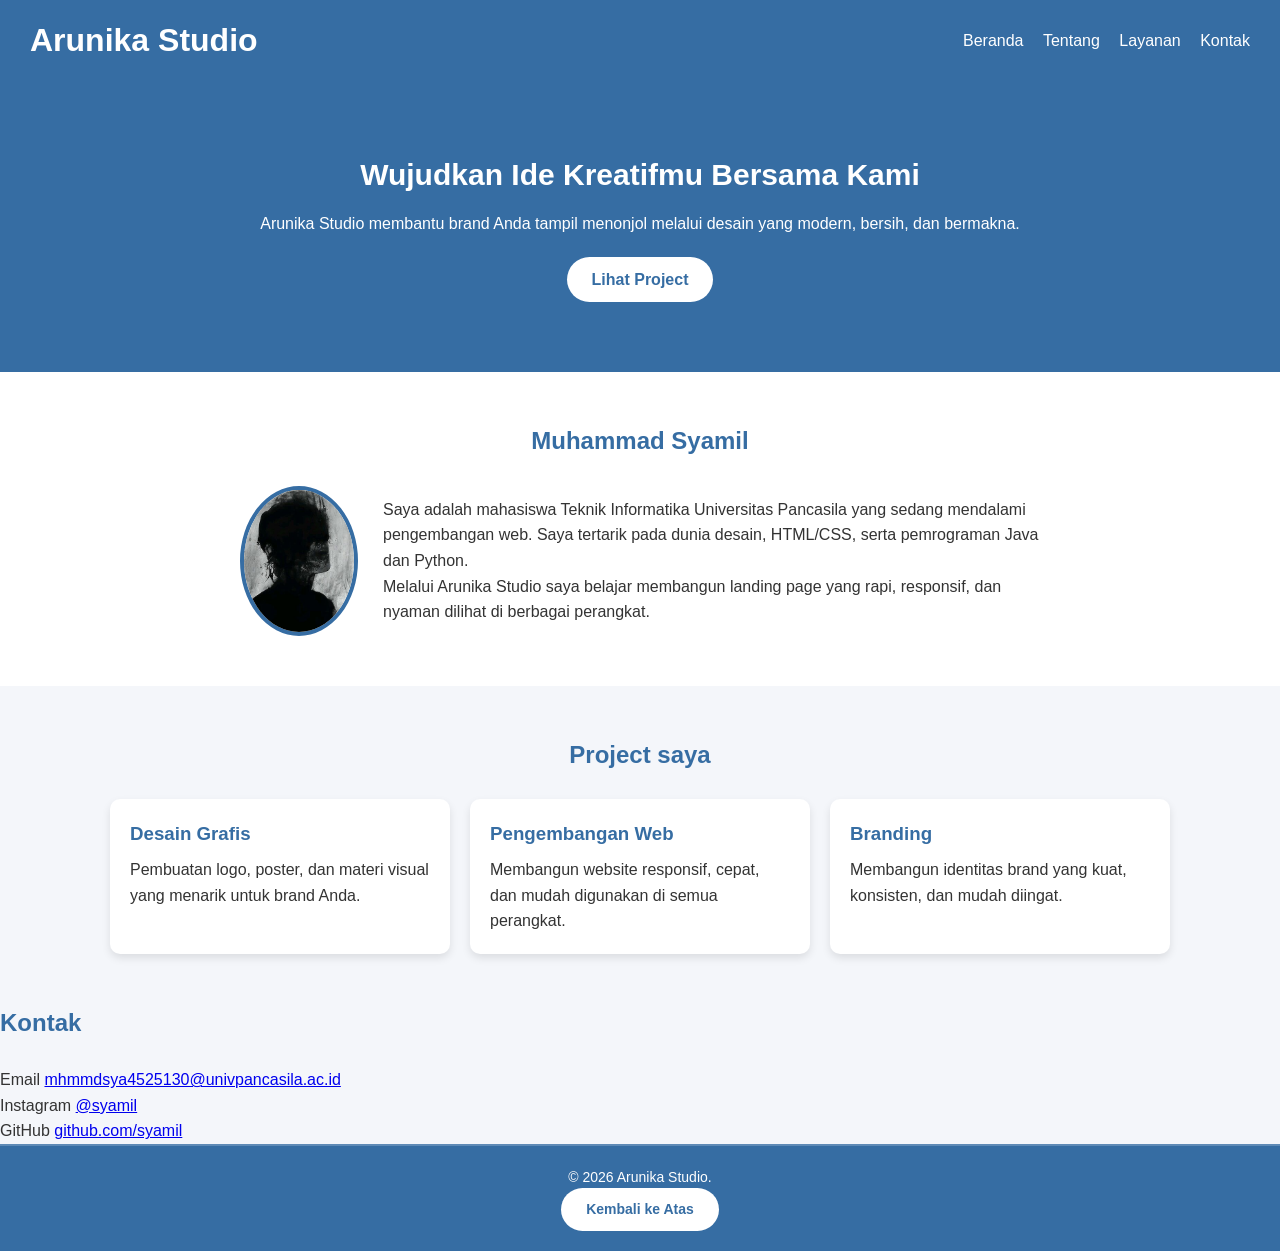
<file: Pertemuan4/index.html>
<!DOCTYPE html>
<html lang="id">
<head>
    <meta charset="UTF-8">
    <meta name="viewport" content="width=device-width, initial-scale=1.0">
    <title>Arunika Studio — Landing Page</title>
    <link rel="stylesheet" href="css/style.css">
</head>
<body>

    <header class="site-header">
        <h1 class="logo">Arunika Studio</h1>
        <nav class="main-nav">
            <a href="#hero">Beranda</a>
            <a href="#tentang">Tentang</a>
            <a href="#layanan">Layanan</a>
            <a href="#kontak">Kontak</a>
        </nav>
    </header>

    <section id="hero" class="hero">
        <h2>Wujudkan Ide Kreatifmu Bersama Kami</h2>
        <p>Arunika Studio membantu brand Anda tampil menonjol melalui desain yang modern, bersih, dan bermakna.</p>
        <a href="#layanan" class="button">Lihat Project</a>
    </section>

    <section id="tentang" class="about">
        <h2 class="section-title">Muhammad Syamil</h2>
        <div class="about-content">
            <img src="Images/1.jpg" alt="Foto Profil" class="about-photo">
            <div class="about-text">
                <p>
                    Saya adalah mahasiswa Teknik Informatika Universitas Pancasila
                    yang sedang mendalami pengembangan web. Saya tertarik pada dunia
                    desain, HTML/CSS, serta pemrograman Java dan Python.
                </p>
                <p>
                    Melalui Arunika Studio saya belajar membangun landing page yang
                    rapi, responsif, dan nyaman dilihat di berbagai perangkat.
                </p>
            </div>
        </div>
    </section>

    <section id="layanan" class="services">
        <h2 class="section-title">Project saya</h2>

        <div class="card-container">
            <div class="card">
                <h3>Desain Grafis</h3>
                <p>Pembuatan logo, poster, dan materi visual yang menarik untuk brand Anda.</p>
            </div>

            <div class="card">
                <h3>Pengembangan Web</h3>
                <p>Membangun website responsif, cepat, dan mudah digunakan di semua perangkat.</p>
            </div>

            <div class="card">
                <h3>Branding</h3>
                <p>Membangun identitas brand yang kuat, konsisten, dan mudah diingat.</p>
            </div>
            
        </div>
    </section>
        
    <!-- KONTAK -->
<section id="kontak" class="contact">
    <h2 class="section-title">Kontak</h2>

    <div class="contact-list">
        <div class="contact-item">
            <span class="contact-label">Email</span>
            <a href="mailto:mhmmdsya4525130@univpancasila.ac.id">mhmmdsya4525130@univpancasila.ac.id</a>
        </div>

        <div class="contact-item">
            <span class="contact-label">Instagram</span>
            <a href="https://www.instagram.com/mdsyaaaaa_/l" target="_blank">@syamil</a>
        </div>

        <div class="contact-item">
            <span class="contact-label">GitHub</span>
            <a href="https://github.com/mhmmdsyamil29-del" target="_blank">github.com/syamil</a>
        </div>
    </div>
</section>

    </section>

    <footer id="kontak" class="site-footer">
        <p>&copy; 2026 Arunika Studio.</p>
         <a href="#hero" class="button">Kembali ke Atas</a>
    </footer>

</body>
</html>
</file>
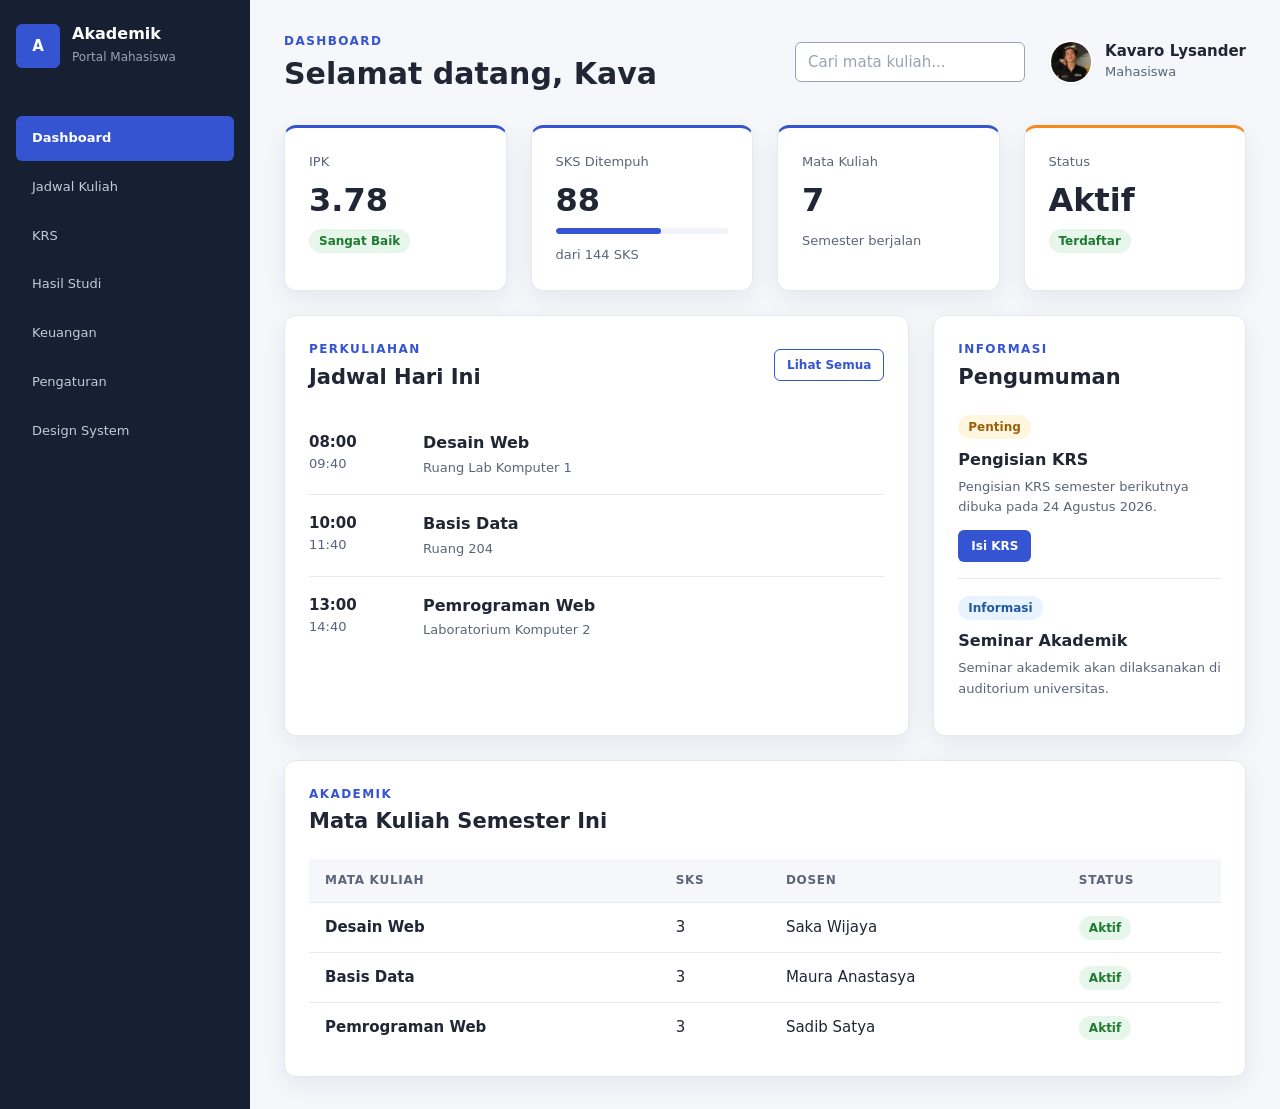
<file: Pertemuan6/index.html>
<!doctype html>
<html lang="id">
  <head>
    <meta charset="UTF-8" />
    <meta name="viewport" content="width=device-width, initial-scale=1.0" />
    <title>Dashboard Mahasiswa</title>
    <link rel="stylesheet" href="css/design-system.css" />
    <link rel="stylesheet" href="css/style.css" />
  </head>
  <body>
    <div class="dashboard">
      <!-- SIDEBAR (mobile: top bar + bottom navigation) -->
      <aside class="sidebar">
        <div class="sidebar-brand">
          <div class="logo">A</div>
          <div>
            <h2>Akademik</h2>
            <span>Portal Mahasiswa</span>
          </div>
        </div>
        <nav class="sidebar-menu" aria-label="Menu utama">
          <a href="#" class="active" aria-current="page">Dashboard</a>
          <a href="#">Jadwal Kuliah</a>
          <a href="#">KRS</a>
          <a href="#">Hasil Studi</a>
          <a href="#">Keuangan</a>
          <a href="#">Pengaturan</a>
          <a href="design-system.html">Design System</a>
        </nav>
      </aside>

      <main class="main">
        <!-- HEADER -->
        <header class="topbar">
          <div>
            <p class="eyebrow">Dashboard</p>
            <h1>Selamat datang, Kava</h1>
          </div>
          <div class="topbar-right">
            <div class="search">
              <label class="label" for="cari" hidden>Cari</label>
              <input
                class="input"
                id="cari"
                type="search"
                placeholder="Cari mata kuliah..."
              />
            </div>
            <div class="profile">
              <img
                src="images/Profile.jpe"
                alt="Foto profil Kavaro Lysander"
              />
              <div>
                <strong>Kavaro Lysander</strong>
                <span>Mahasiswa</span>
              </div>
            </div>
          </div>
        </header>

        <!-- STATISTIK -->
        <section class="stat-grid" aria-label="Ringkasan akademik">
          <div class="card stat-card">
            <span class="stat-label">IPK</span>
            <strong class="stat-value">3.78</strong>
            <span class="badge badge-success">Sangat Baik</span>
          </div>
          <div class="card stat-card">
            <span class="stat-label">SKS Ditempuh</span>
            <strong class="stat-value">88</strong>
            <div class="progress" aria-hidden="true"><span style="width: 61%"></span></div>
            <span class="stat-info">dari 144 SKS</span>
          </div>
          <div class="card stat-card">
            <span class="stat-label">Mata Kuliah</span>
            <strong class="stat-value">7</strong>
            <span class="stat-info">Semester berjalan</span>
          </div>
          <div class="card stat-card accent">
            <span class="stat-label">Status</span>
            <strong class="stat-value">Aktif</strong>
            <span class="badge badge-success">Terdaftar</span>
          </div>
        </section>

        <!-- KONTEN -->
        <div class="content-grid">
          <section class="card">
            <div class="card-header">
              <div>
                <p class="eyebrow">Perkuliahan</p>
                <h2>Jadwal Hari Ini</h2>
              </div>
              <button class="btn btn-secondary btn-sm" type="button">
                Lihat Semua
              </button>
            </div>
            <div class="schedule">
              <div class="schedule-item">
                <div class="schedule-time">
                  <strong>08:00</strong>
                  <span>09:40</span>
                </div>
                <div>
                  <h3>Desain Web</h3>
                  <p>Ruang Lab Komputer 1</p>
                </div>
              </div>
              <div class="schedule-item">
                <div class="schedule-time">
                  <strong>10:00</strong>
                  <span>11:40</span>
                </div>
                <div>
                  <h3>Basis Data</h3>
                  <p>Ruang 204</p>
                </div>
              </div>
              <div class="schedule-item">
                <div class="schedule-time">
                  <strong>13:00</strong>
                  <span>14:40</span>
                </div>
                <div>
                  <h3>Pemrograman Web</h3>
                  <p>Laboratorium Komputer 2</p>
                </div>
              </div>
            </div>
          </section>

          <aside class="card">
            <div class="card-header">
              <div>
                <p class="eyebrow">Informasi</p>
                <h2>Pengumuman</h2>
              </div>
            </div>
            <div class="notification">
              <span class="badge badge-warning">Penting</span>
              <h3>Pengisian KRS</h3>
              <p>
                Pengisian KRS semester berikutnya dibuka pada 24 Agustus 2026.
              </p>
              <button class="btn btn-primary btn-sm" type="button">
                Isi KRS
              </button>
            </div>
            <div class="notification">
              <span class="badge badge-info">Informasi</span>
              <h3>Seminar Akademik</h3>
              <p>
                Seminar akademik akan dilaksanakan di auditorium universitas.
              </p>
            </div>
          </aside>
        </div>

        <!-- TABEL -->
        <section class="card">
          <div class="card-header">
            <div>
              <p class="eyebrow">Akademik</p>
              <h2>Mata Kuliah Semester Ini</h2>
            </div>
          </div>
          <div class="table-responsive">
            <table>
              <thead>
                <tr>
                  <th>Mata Kuliah</th>
                  <th>SKS</th>
                  <th>Dosen</th>
                  <th>Status</th>
                </tr>
              </thead>
              <tbody>
                <tr>
                  <td data-label="Mata Kuliah">Desain Web</td>
                  <td data-label="SKS">3</td>
                  <td data-label="Dosen">Saka Wijaya</td>
                  <td data-label="Status"><span class="badge badge-success">Aktif</span></td>
                </tr>
                <tr>
                  <td data-label="Mata Kuliah">Basis Data</td>
                  <td data-label="SKS">3</td>
                  <td data-label="Dosen">Maura Anastasya</td>
                  <td data-label="Status"><span class="badge badge-success">Aktif</span></td>
                </tr>
                <tr>
                  <td data-label="Mata Kuliah">Pemrograman Web</td>
                  <td data-label="SKS">3</td>
                  <td data-label="Dosen">Sadib Satya</td>
                  <td data-label="Status"><span class="badge badge-success">Aktif</span></td>
                </tr>
              </tbody>
            </table>
          </div>
        </section>
      </main>
    </div>
  </body>
</html>
</file>
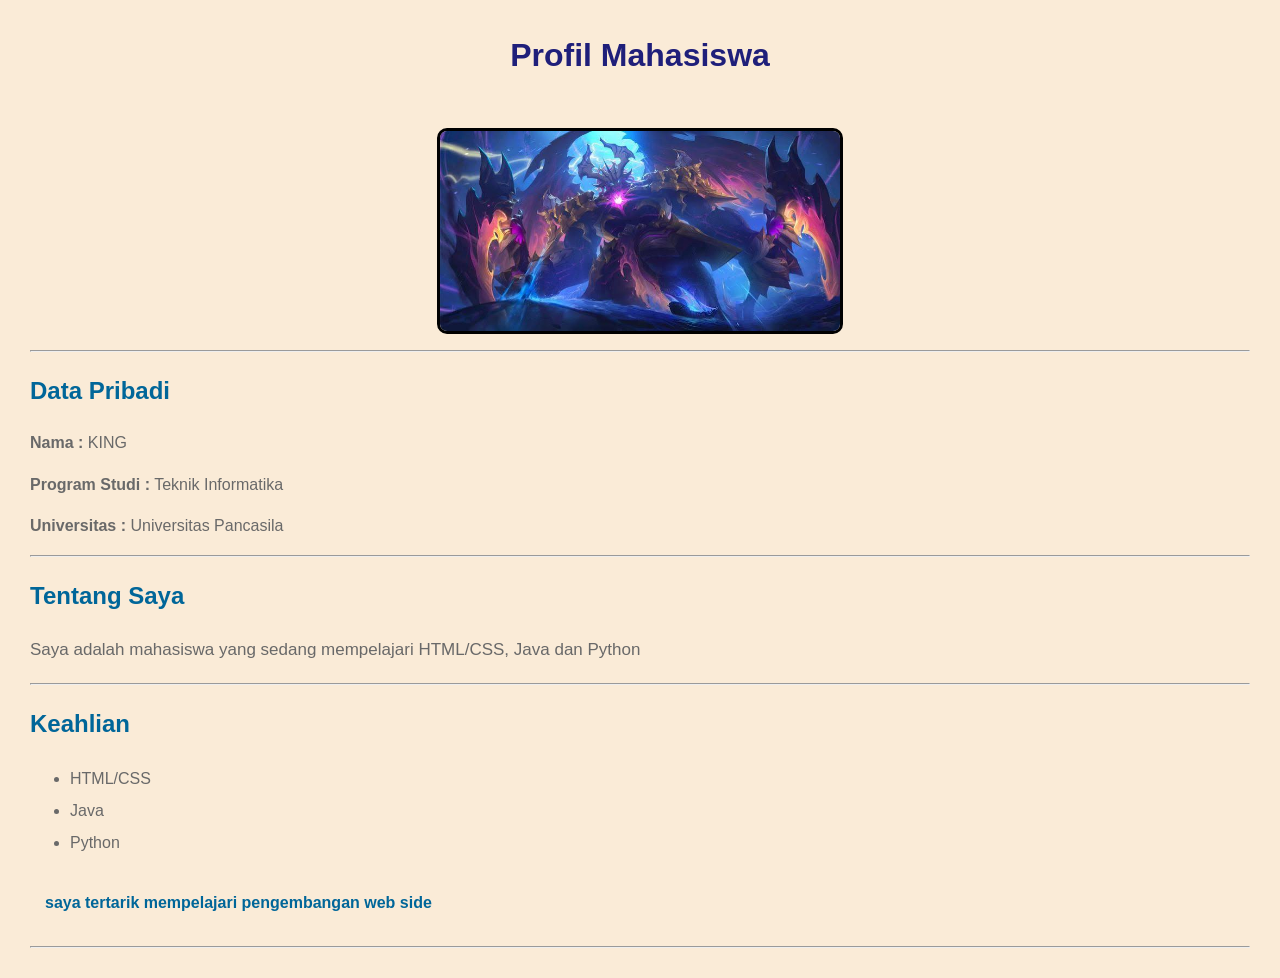
<file: Pertemuan3/CSS Inline/index.html>
<!DOCTYPE html>
<html lang="en">
<head>
    <meta charset="UTF-8">
    <meta name="viewport" content="width=device-width, initial-scale=1.0">
    <title>Profil Mahasiswa</title>
</head>
<body style="
       font-family: Arial, Helvetica, sans-serif;
       background-color: antiquewhite; 
       margin: 30px; 
       line-height: 1.6;">
    <h1 style="
              color: rgb(31, 31, 122);
              font-size: 32px;
              font-weight: bold;
              text-align: center;
              ">
              Profil Mahasiswa
    </h1>
    <br/>
    <div style="text-align: center;">
        <img 
        src="Images/images.jpg" width="400" height="200"  alt="Profil Mahasiswa"
        width="180"
        style="border-radius: 10px;
        border: 3px solid ">
    </div>
    <div>
        <!--Data Mahasiswa-->
        <hr>
        <h2 style="color: rgb(0, 102, 153); font-size: 24px;">Data Pribadi</h2>
        <p style="color: dimgray; font-size: 16px;">
            <strong>Nama :</strong> KING
        </p>
        <p style="color: dimgray; font-size: 16px;">
            <strong>Program Studi :</strong> Teknik Informatika
        </p>
        <p style="color: dimgray;font-size: 16px;">
            <strong>Universitas :</strong> Universitas Pancasila
        </p>
        <hr>
        <h2 style="color: rgb(0, 102, 153); font-size: 24px;">Tentang Saya</h2>
        <p style="color: dimgray; font-size: 17px; line-height: 1.8; text-align: justify;">
            Saya adalah mahasiswa yang sedang mempelajari HTML/CSS, Java dan Python 
        </p>
        <hr>
        <h2 style="color: rgb(0, 102, 153); font-size: 24px;">Keahlian </h2>
        <ul style="color: dimgray; font-size: 16px; line-height: 2;">
            <li>HTML/CSS</li>
            <li>Java</li>
            <li>Python</li>
            
        </ul>
        <p style="color: rgb(0, 102, 153); padding: 15px; font-size: 16px;">
            <strong> saya tertarik mempelajari pengembangan web side</strong> </p>
        <hr>
    </div>

</body>
</html>
</file>
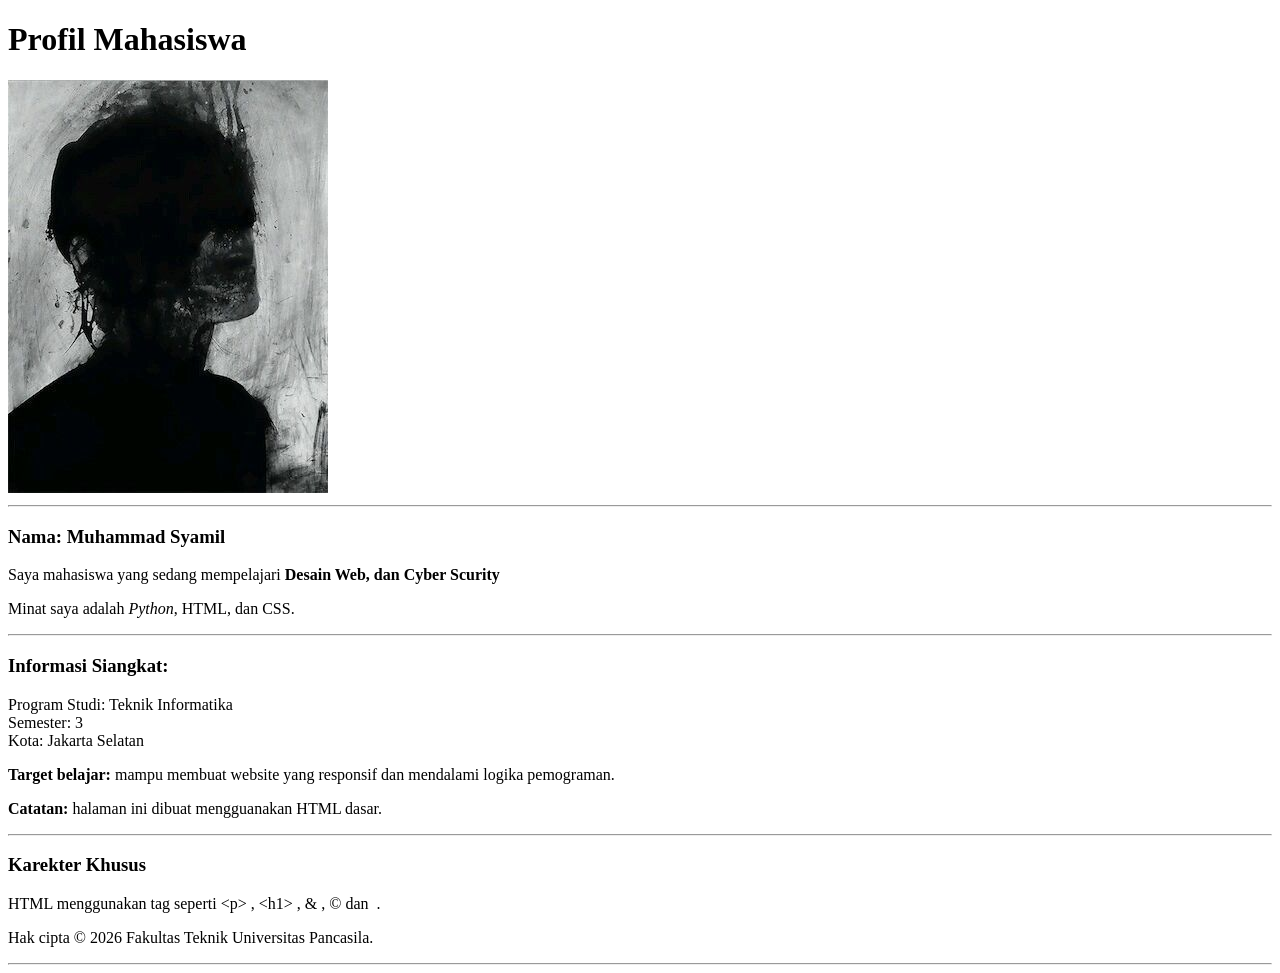
<file: Pertemuan1/per.html>
<!DOCTYPE html>
<html lang="id">
    <head>
          <meta charset="UTF-8">
          <meta name="viewport" content=" width=device-width, initial-scale=1.0">
          <title>Profil Mahasiswa </title>
    </head>
    <body>
        <h1>Profil Mahasiswa</h1>
        <img src="img/foto.jpg"="200">
        <hr>
        <h3><b>Nama: </b>Muhammad Syamil</h3>
        <p> Saya mahasiswa yang sedang mempelajari<strong> Desain Web, dan Cyber Scurity</strong></p>
        <p> Minat saya adalah <em>Python</em>, HTML, dan CSS.</p>
        <hr>
        <h3>Informasi Siangkat: </h3>
        <p>Program Studi: Teknik Informatika<br>
           Semester: 3<br>
           Kota: Jakarta Selatan</p>
        <p><b>Target belajar: </b> mampu membuat website yang responsif dan mendalami logika pemograman.</p>
        <p><b>Catatan: </b> halaman ini dibuat mengguanakan HTML dasar.</p>
        <hr>
        <h3>Karekter Khusus</h3>
        <p>HTML menggunakan tag seperti &lt;p&gt; , &lt;h1&gt; , &amp; , &copy; dan &nbsp;.</p>
        <p>Hak cipta &copy; 2026 Fakultas Teknik Universitas Pancasila.</p>
        <hr>
    </body>
</html>
</file>
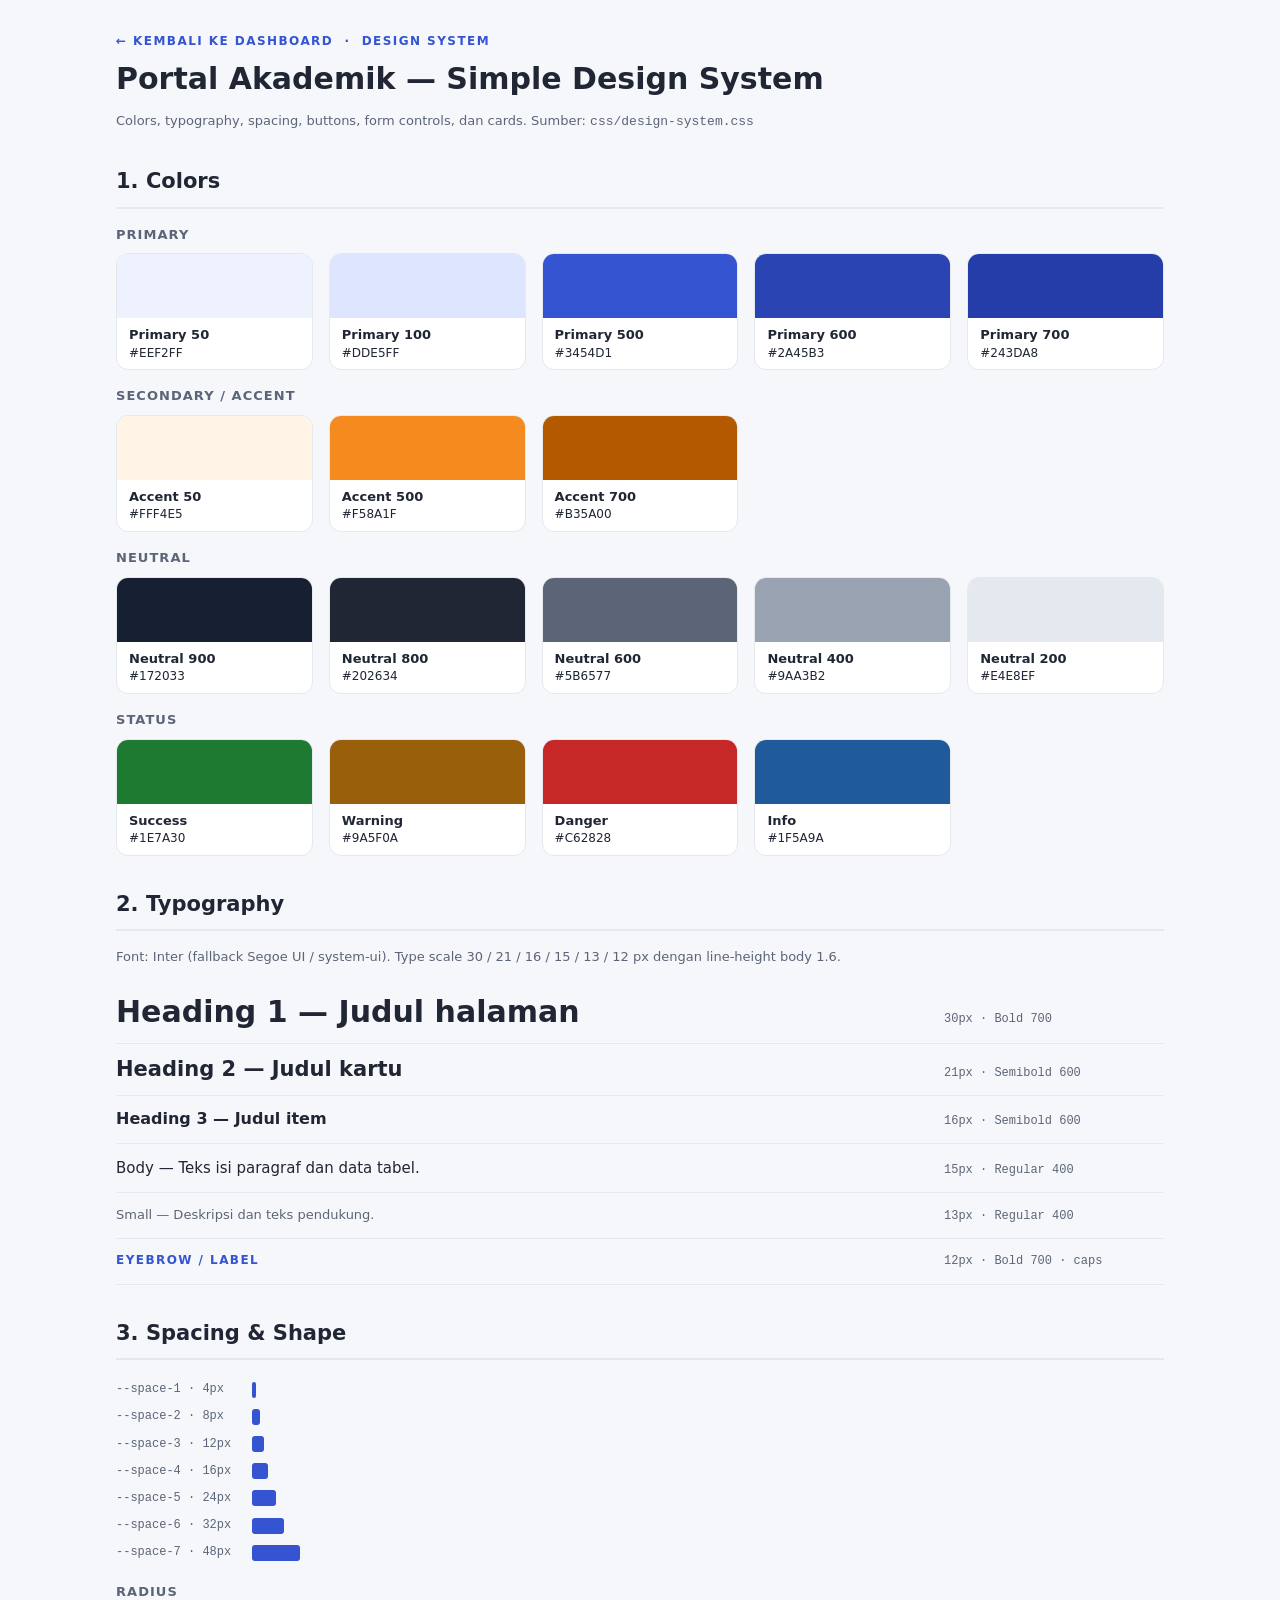
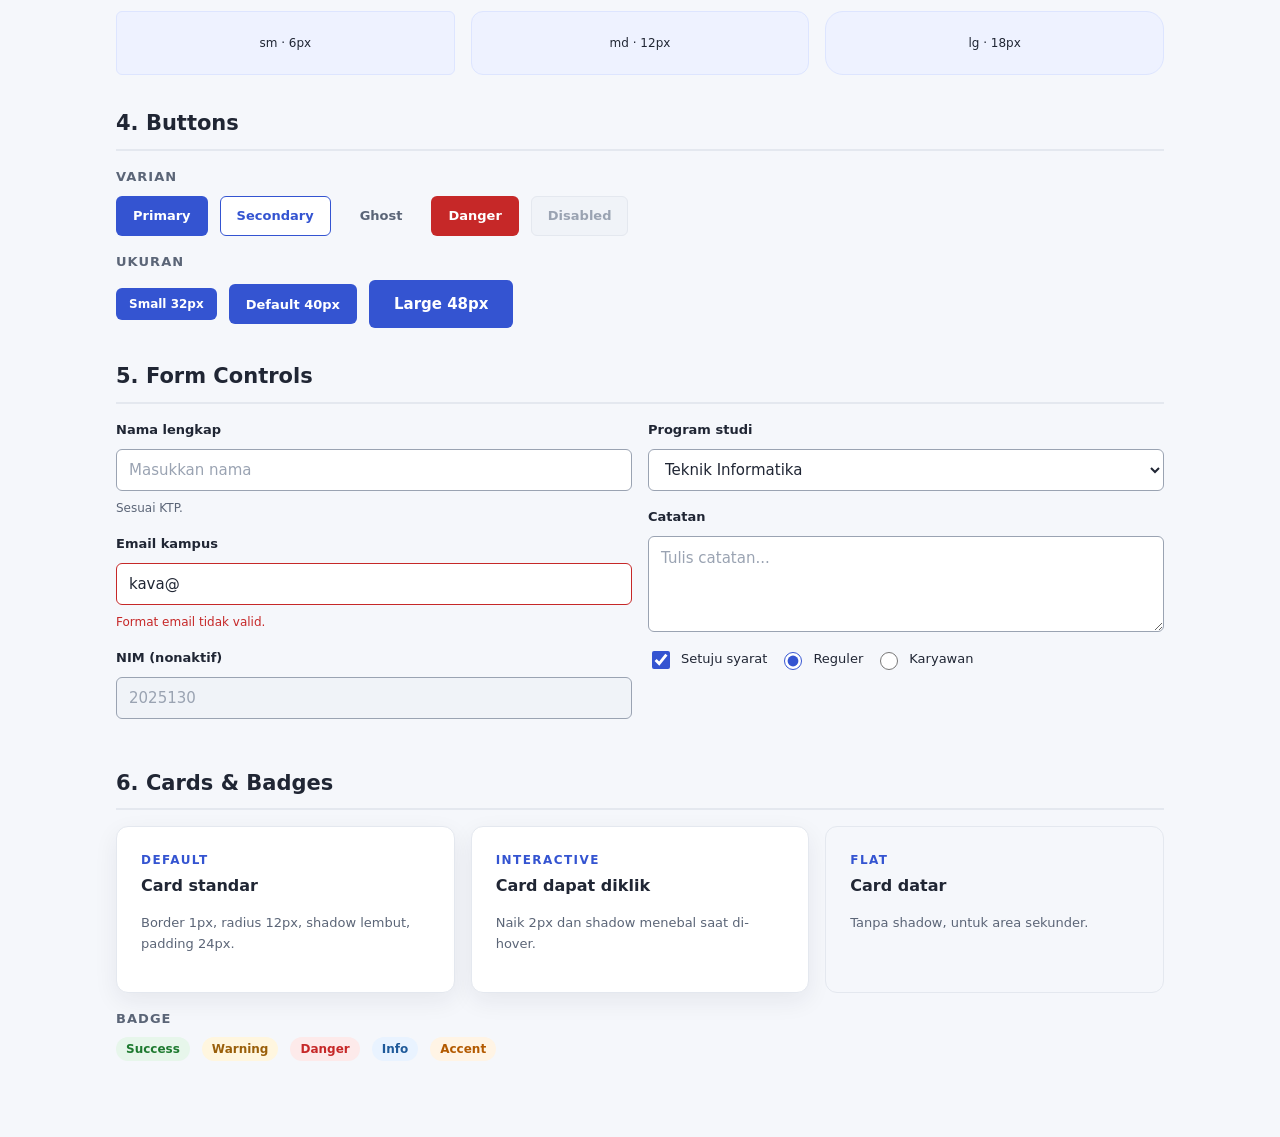
<file: Pertemuan6/design-system.html>
<!doctype html>
<html lang="id">
  <head>
    <meta charset="UTF-8" />
    <meta name="viewport" content="width=device-width, initial-scale=1.0" />
    <title>Design System - Portal Akademik</title>
    <link rel="stylesheet" href="css/design-system.css" />
    <style>
      /* Gaya khusus halaman dokumentasi (bukan bagian design system) */
      .doc { max-width: 1080px; margin: 0 auto; padding: var(--space-6) var(--space-4) var(--space-7); }
      .doc > header { margin-bottom: var(--space-6); }
      .doc h1 { font-size: var(--fs-h1); margin-bottom: var(--space-2); }
      .section { margin-bottom: var(--space-6); }
      .section > h2 { font-size: var(--fs-h2); padding-bottom: var(--space-2); margin-bottom: var(--space-4); border-bottom: 2px solid var(--color-neutral-200); }
      .grid { display: grid; gap: var(--space-4); }
      .grid-5 { grid-template-columns: repeat(5, 1fr); }
      .grid-3 { grid-template-columns: repeat(3, 1fr); }
      .grid-2 { grid-template-columns: repeat(2, 1fr); }
      .swatch { border: 1px solid var(--border-color); border-radius: var(--radius-md); overflow: hidden; background: var(--bg-surface); }
      .swatch .chip { height: 64px; }
      .swatch .meta { padding: var(--space-2) var(--space-3); font-size: var(--fs-caption); line-height: 1.4; }
      .swatch .meta b { display: block; font-size: var(--fs-small); }
      .group-title { font-size: var(--fs-small); font-weight: var(--fw-bold); text-transform: uppercase; letter-spacing: .08em; color: var(--text-muted); margin: var(--space-4) 0 var(--space-2); }
      .type-row { display: grid; grid-template-columns: 1fr 220px; align-items: baseline; gap: var(--space-4); padding: var(--space-3) 0; border-bottom: 1px solid var(--border-color); }
      .type-row code, .spacing-row code { font-size: var(--fs-caption); color: var(--text-muted); }
      .spacing-row { display: grid; grid-template-columns: 120px 1fr; align-items: center; gap: var(--space-4); padding: var(--space-1) 0; }
      .bar { height: 16px; background: var(--color-primary-500); border-radius: 3px; }
      .row { display: flex; flex-wrap: wrap; gap: var(--space-3); align-items: center; }
      .radius-box { height: 64px; display: grid; place-items: center; background: var(--color-primary-50); border: 1px solid var(--color-primary-100); font-size: var(--fs-caption); }
      @media (max-width: 700px) { .grid-5, .grid-3, .grid-2 { grid-template-columns: 1fr 1fr; } .type-row { grid-template-columns: 1fr; } }
    </style>
  </head>
  <body>
    <div class="doc">
      <header>
        <p class="eyebrow"><a href="index.html" style="color:inherit;text-decoration:none">&larr; Kembali ke Dashboard</a> &nbsp;&middot;&nbsp; Design System</p>
        <h1>Portal Akademik &mdash; Simple Design System</h1>
        <p class="text-small">Colors, typography, spacing, buttons, form controls, dan cards. Sumber: <code>css/design-system.css</code></p>
      </header>

      <!-- COLORS -->
      <section class="section">
        <h2>1. Colors</h2>
        <p class="group-title">Primary</p>
        <div class="grid grid-5">
          <div class="swatch"><div class="chip" style="background:var(--color-primary-50)"></div><div class="meta"><b>Primary 50</b>#EEF2FF</div></div>
          <div class="swatch"><div class="chip" style="background:var(--color-primary-100)"></div><div class="meta"><b>Primary 100</b>#DDE5FF</div></div>
          <div class="swatch"><div class="chip" style="background:var(--color-primary-500)"></div><div class="meta"><b>Primary 500</b>#3454D1</div></div>
          <div class="swatch"><div class="chip" style="background:var(--color-primary-600)"></div><div class="meta"><b>Primary 600</b>#2A45B3</div></div>
          <div class="swatch"><div class="chip" style="background:var(--color-primary-700)"></div><div class="meta"><b>Primary 700</b>#243DA8</div></div>
        </div>
        <p class="group-title">Secondary / Accent</p>
        <div class="grid grid-5">
          <div class="swatch"><div class="chip" style="background:var(--color-accent-50)"></div><div class="meta"><b>Accent 50</b>#FFF4E5</div></div>
          <div class="swatch"><div class="chip" style="background:var(--color-accent-500)"></div><div class="meta"><b>Accent 500</b>#F58A1F</div></div>
          <div class="swatch"><div class="chip" style="background:var(--color-accent-700)"></div><div class="meta"><b>Accent 700</b>#B35A00</div></div>
        </div>
        <p class="group-title">Neutral</p>
        <div class="grid grid-5">
          <div class="swatch"><div class="chip" style="background:var(--color-neutral-900)"></div><div class="meta"><b>Neutral 900</b>#172033</div></div>
          <div class="swatch"><div class="chip" style="background:var(--color-neutral-800)"></div><div class="meta"><b>Neutral 800</b>#202634</div></div>
          <div class="swatch"><div class="chip" style="background:var(--color-neutral-600)"></div><div class="meta"><b>Neutral 600</b>#5B6577</div></div>
          <div class="swatch"><div class="chip" style="background:var(--color-neutral-400)"></div><div class="meta"><b>Neutral 400</b>#9AA3B2</div></div>
          <div class="swatch"><div class="chip" style="background:var(--color-neutral-200)"></div><div class="meta"><b>Neutral 200</b>#E4E8EF</div></div>
        </div>
        <p class="group-title">Status</p>
        <div class="grid grid-5">
          <div class="swatch"><div class="chip" style="background:var(--color-success-600)"></div><div class="meta"><b>Success</b>#1E7A30</div></div>
          <div class="swatch"><div class="chip" style="background:var(--color-warning-600)"></div><div class="meta"><b>Warning</b>#9A5F0A</div></div>
          <div class="swatch"><div class="chip" style="background:var(--color-danger-600)"></div><div class="meta"><b>Danger</b>#C62828</div></div>
          <div class="swatch"><div class="chip" style="background:var(--color-info-600)"></div><div class="meta"><b>Info</b>#1F5A9A</div></div>
        </div>
      </section>

      <!-- TYPOGRAPHY -->
      <section class="section">
        <h2>2. Typography</h2>
        <p class="text-small">Font: Inter (fallback Segoe UI / system-ui). Type scale 30 / 21 / 16 / 15 / 13 / 12 px dengan line-height body 1.6.</p>
        <div class="type-row"><span class="text-h1">Heading 1 &mdash; Judul halaman</span><code>30px &middot; Bold 700</code></div>
        <div class="type-row"><span class="text-h2">Heading 2 &mdash; Judul kartu</span><code>21px &middot; Semibold 600</code></div>
        <div class="type-row"><span class="text-h3">Heading 3 &mdash; Judul item</span><code>16px &middot; Semibold 600</code></div>
        <div class="type-row"><span class="text-body">Body &mdash; Teks isi paragraf dan data tabel.</span><code>15px &middot; Regular 400</code></div>
        <div class="type-row"><span class="text-small">Small &mdash; Deskripsi dan teks pendukung.</span><code>13px &middot; Regular 400</code></div>
        <div class="type-row"><span class="eyebrow" style="margin:0">Eyebrow / Label</span><code>12px &middot; Bold 700 &middot; caps</code></div>
      </section>

      <!-- SPACING -->
      <section class="section">
        <h2>3. Spacing &amp; Shape</h2>
        <div class="spacing-row"><code>--space-1 &middot; 4px</code><div class="bar" style="width:4px"></div></div>
        <div class="spacing-row"><code>--space-2 &middot; 8px</code><div class="bar" style="width:8px"></div></div>
        <div class="spacing-row"><code>--space-3 &middot; 12px</code><div class="bar" style="width:12px"></div></div>
        <div class="spacing-row"><code>--space-4 &middot; 16px</code><div class="bar" style="width:16px"></div></div>
        <div class="spacing-row"><code>--space-5 &middot; 24px</code><div class="bar" style="width:24px"></div></div>
        <div class="spacing-row"><code>--space-6 &middot; 32px</code><div class="bar" style="width:32px"></div></div>
        <div class="spacing-row"><code>--space-7 &middot; 48px</code><div class="bar" style="width:48px"></div></div>
        <p class="group-title">Radius</p>
        <div class="grid grid-3">
          <div class="radius-box" style="border-radius:var(--radius-sm)">sm &middot; 6px</div>
          <div class="radius-box" style="border-radius:var(--radius-md)">md &middot; 12px</div>
          <div class="radius-box" style="border-radius:var(--radius-lg)">lg &middot; 18px</div>
        </div>
      </section>

      <!-- BUTTONS -->
      <section class="section">
        <h2>4. Buttons</h2>
        <p class="group-title">Varian</p>
        <div class="row">
          <button class="btn btn-primary">Primary</button>
          <button class="btn btn-secondary">Secondary</button>
          <button class="btn btn-ghost">Ghost</button>
          <button class="btn btn-danger">Danger</button>
          <button class="btn btn-primary" disabled>Disabled</button>
        </div>
        <p class="group-title">Ukuran</p>
        <div class="row">
          <button class="btn btn-primary btn-sm">Small 32px</button>
          <button class="btn btn-primary">Default 40px</button>
          <button class="btn btn-primary btn-lg">Large 48px</button>
        </div>
      </section>

      <!-- FORMS -->
      <section class="section">
        <h2>5. Form Controls</h2>
        <div class="grid grid-2">
          <div>
            <div class="field"><label class="label" for="f1">Nama lengkap</label><input class="input" id="f1" placeholder="Masukkan nama" /><span class="help-text">Sesuai KTP.</span></div>
            <div class="field"><label class="label" for="f2">Email kampus</label><input class="input is-error" id="f2" value="kava@" /><span class="error-text">Format email tidak valid.</span></div>
            <div class="field"><label class="label" for="f3">NIM (nonaktif)</label><input class="input" id="f3" value="2025130" disabled /></div>
          </div>
          <div>
            <div class="field"><label class="label" for="f4">Program studi</label>
              <select class="select" id="f4"><option>Teknik Informatika</option><option>Sistem Informasi</option></select></div>
            <div class="field"><label class="label" for="f5">Catatan</label><textarea class="textarea" id="f5" placeholder="Tulis catatan..."></textarea></div>
            <div class="row"><label class="check"><input type="checkbox" checked /> Setuju syarat</label><label class="check"><input type="radio" name="r" checked /> Reguler</label><label class="check"><input type="radio" name="r" /> Karyawan</label></div>
          </div>
        </div>
      </section>

      <!-- CARDS -->
      <section class="section">
        <h2>6. Cards &amp; Badges</h2>
        <div class="grid grid-3">
          <div class="card"><p class="eyebrow">Default</p><h3 class="text-h3">Card standar</h3><p class="text-small">Border 1px, radius 12px, shadow lembut, padding 24px.</p></div>
          <div class="card card-interactive"><p class="eyebrow">Interactive</p><h3 class="text-h3">Card dapat diklik</h3><p class="text-small">Naik 2px dan shadow menebal saat di-hover.</p></div>
          <div class="card card-flat"><p class="eyebrow">Flat</p><h3 class="text-h3">Card datar</h3><p class="text-small">Tanpa shadow, untuk area sekunder.</p></div>
        </div>
        <p class="group-title">Badge</p>
        <div class="row">
          <span class="badge badge-success">Success</span><span class="badge badge-warning">Warning</span><span class="badge badge-danger">Danger</span><span class="badge badge-info">Info</span><span class="badge badge-accent">Accent</span>
        </div>
      </section>
    </div>
  </body>
</html>
</file>
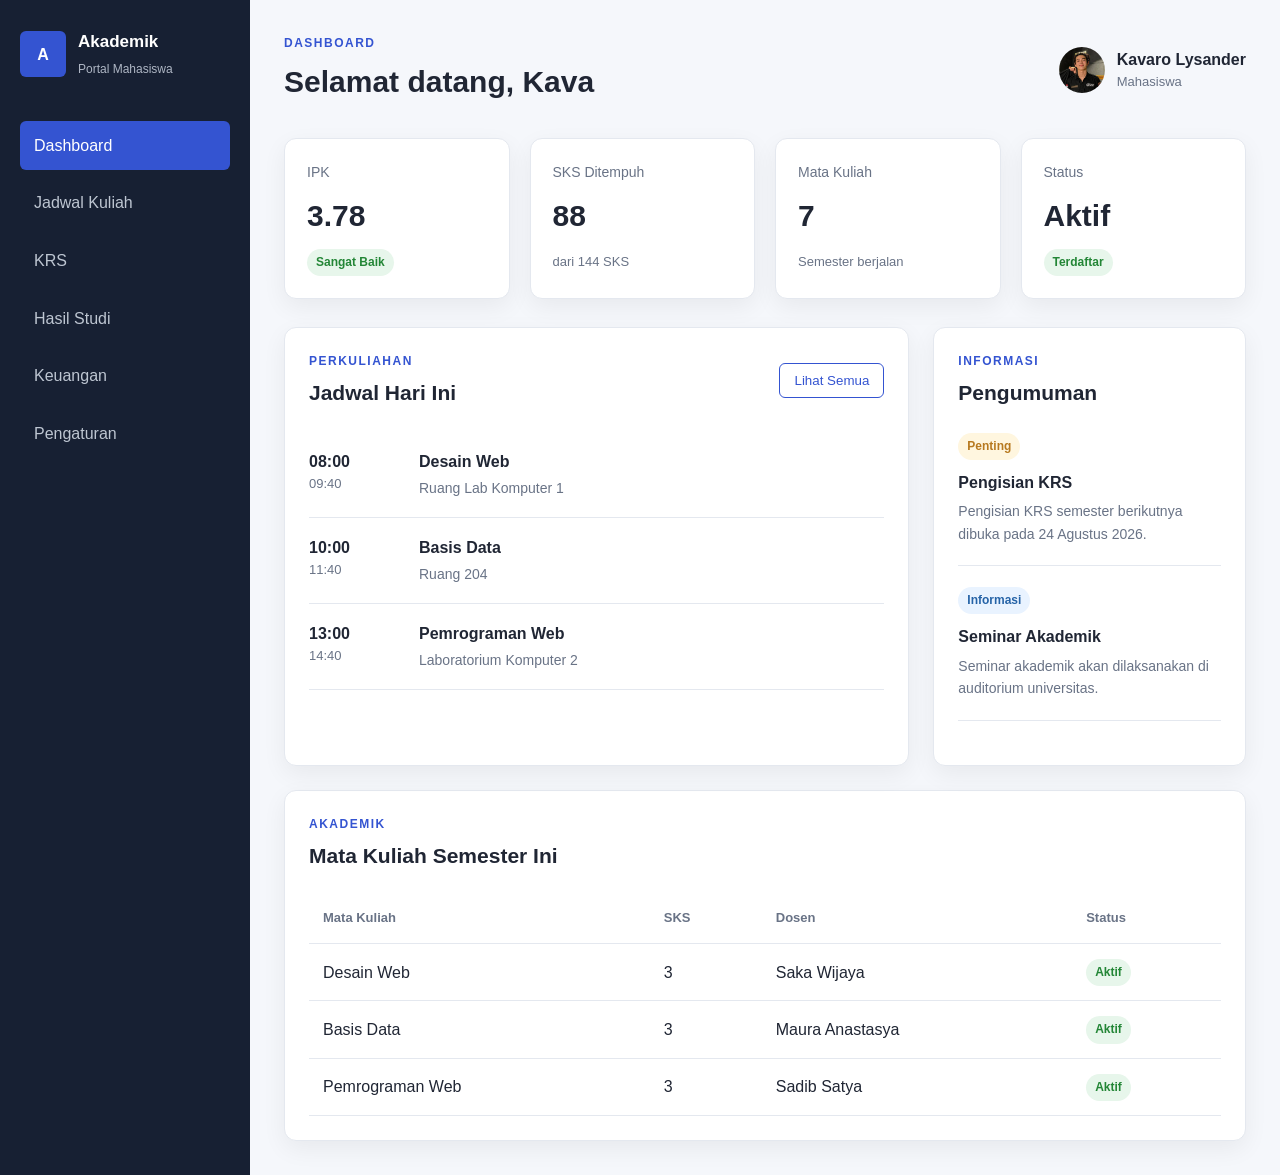
<file: Pertemuan6/index_sebelum.html>
<!doctype html>
<html lang="id">
  <head>
    <meta charset="UTF-8" />
    <meta name="viewport" content="width=device-width, initial-scale=1.0" />
    <title>Dashboard Mahasiswa</title>
    <link rel="stylesheet" href="css/style_sebelum.css" />
  </head>
  <body>
    <div class="dashboard">
     
      <aside class="sidebar">
        <div class="sidebar-brand">
          <div class="logo">A</div>
          <div>
            <h2>Akademik</h2>
            <span>Portal Mahasiswa</span>
          </div>
        </div>
        <nav class="sidebar-menu">
          <a href="#" class="active"> Dashboard </a>
          <a href="#"> Jadwal Kuliah </a>
          <a href="#"> KRS </a>
          <a href="#"> Hasil Studi </a>
          <a href="#"> Keuangan </a>
          <a href="#"> Pengaturan </a>
        </nav>
      </aside>
     
      <main class="main">
        <!-- HEADER -->
        <header class="topbar">
          <div>
            <p class="eyebrow">DASHBOARD</p>
            <h1>Selamat datang, Kava</h1>
          </div>
          <div class="profile">
            <img src="images/Profile.jpe" alt="Foto profil Keonho" />
            <div>
              <strong> Kavaro Lysander </strong>
              <span> Mahasiswa </span>
            </div>
          </div>
        </header>
       
        <section class="stat-grid">
          <div class="stat-card">
            <span class="stat-label"> IPK </span>
            <strong class="stat-value"> 3.78 </strong>
            <span class="status success"> Sangat Baik </span>
          </div>
          <div class="stat-card">
            <span class="stat-label"> SKS Ditempuh </span>
            <strong class="stat-value"> 88 </strong>
            <span class="stat-info"> dari 144 SKS </span>
          </div>
          <div class="stat-card">
            <span class="stat-label"> Mata Kuliah </span>
            <strong class="stat-value"> 7 </strong>
            <span class="stat-info"> Semester berjalan </span>
          </div>
          <div class="stat-card">
            <span class="stat-label"> Status </span>
            <strong class="stat-value"> Aktif </strong>
            <span class="status success"> Terdaftar </span>
          </div>
        </section>
       
        <div class="content-grid">
          <!-- Jadwal -->
          <section class="panel">
            <div class="panel-header">
              <div>
                <p class="eyebrow">PERKULIAHAN</p>
                <h2>Jadwal Hari Ini</h2>
              </div>
              <button class="btn-outline">Lihat Semua</button>
            </div>
            <div class="schedule">
              <div class="schedule-item">
                <div class="schedule-time">
                  <strong> 08:00 </strong>
                  <span> 09:40 </span>
                </div>
                <div>
                  <h3>Desain Web</h3>
                  <p>Ruang Lab Komputer 1</p>
                </div>
              </div>
              <div class="schedule-item">
                <div class="schedule-time">
                  <strong> 10:00 </strong>
                  <span> 11:40 </span>
                </div>
                <div>
                  <h3>Basis Data</h3>
                  <p>Ruang 204</p>
                </div>
              </div>
              <div class="schedule-item">
                <div class="schedule-time">
                  <strong> 13:00 </strong>
                  <span> 14:40 </span>
                </div>
                <div>
                  <h3>Pemrograman Web</h3>
                  <p>Laboratorium Komputer 2</p>
                </div>
              </div>
            </div>
          </section>
          <!-- Informasi -->
          <aside class="panel">
            <div class="panel-header">
              <div>
                <p class="eyebrow">INFORMASI</p>
                <h2>Pengumuman</h2>
              </div>
            </div>
            <div class="notification">
              <span class="status warning"> Penting </span>
              <h3>Pengisian KRS</h3>
              <p>
                Pengisian KRS semester berikutnya dibuka pada 24 Agustus 2026.
              </p>
            </div>
            <div class="notification">
              <span class="status info"> Informasi </span>
              <h3>Seminar Akademik</h3>
              <p>
                Seminar akademik akan dilaksanakan di auditorium universitas.
              </p>
            </div>
          </aside>
        </div>
       
        <section class="panel table-panel">
          <div class="panel-header">
            <div>
              <p class="eyebrow">AKADEMIK</p>
              <h2>Mata Kuliah Semester Ini</h2>
            </div>
          </div>
          <div class="table-responsive">
            <table>
              <thead>
                <tr>
                  <th>Mata Kuliah</th>
                  <th>SKS</th>
                  <th>Dosen</th>
                  <th>Status</th>
                </tr>
              </thead>
              <tbody>
                <tr>
                  <td>Desain Web</td>
                  <td>3</td>
                  <td>Saka Wijaya</td>
                  <td>
                    <span class="status success"> Aktif </span>
                  </td>
                </tr>
                <tr>
                  <td>Basis Data</td>
                  <td>3</td>
                  <td>Maura Anastasya</td>
                  <td>
                    <span class="status success"> Aktif </span>
                  </td>
                </tr>
                <tr>
                  <td>Pemrograman Web</td>
                  <td>3</td>
                  <td>Sadib Satya</td>
                  <td>
                    <span class="status success"> Aktif </span>
                  </td>
                </tr>
              </tbody>
            </table>
          </div>
        </section>
      </main>
    </div>
  </body>
</html>
</file>
<file: Pertemuan4/css/style.css>
* {
    margin: 0;
    padding: 0;
    box-sizing: border-box;
}

body {
    font-family: Arial, sans-serif;
    background: #f4f6fa;
    color: #333;
    line-height: 1.6;
}

.site-header {
    position: sticky;
    top: 0;
    z-index: 1000;
    display: flex;
    justify-content: space-between;
    align-items: center;
    padding: 15px 30px;
    background: #366da3;
    color: #fff;
}

.main-nav a {
    color: #fff;
    text-decoration: none;
    margin-left: 15px;
}

.hero {
    text-align: center;
    padding: 70px 20px;
    background: #366da3;
    color: #fff;
}

.hero h2 {
    font-size: 30px;
    margin-bottom: 12px;
}

.hero p {
    margin-bottom: 20px;
}

.button {
    display: inline-block;
    padding: 10px 25px;
    background: #fff;
    color: #366da3;
    border-radius: 25px;
    text-decoration: none;
    font-weight: bold;
}

.button:hover {
    background: #2e7d32;
    color: #fff;
}

.about {
    padding: 50px 30px;
    background: #fff;
    text-align: center;
}

.about-content {
    display: flex;
    align-items: center;
    gap: 25px;
    max-width: 800px;
    margin: 20px auto 0;
    text-align: left;
}

.about-photo {
    width: 150px;
    height: 150px;
    border-radius: 50%;
    object-fit: cover;
    border: 4px solid #366da3;
}

.services {
    padding: 50px 30px;
    text-align: center;
}

.section-title {
    font-size: 24px;
    color: #366da3;
    margin-bottom: 25px;
}

.card-container {
    display: flex;
    gap: 20px;
    justify-content: center;
    flex-wrap: wrap;
}

.card {
    background: #fff;
    padding: 20px;
    border-radius: 10px;
    box-shadow: 0 4px 8px rgba(0, 0, 0, 0.1);
    flex: 1 1 280px;
    max-width: 340px;
    text-align: left;
    transition: transform 0.3s ease;
}

.card:hover {
    transform: translateY(-5px);
}

.card h3 {
    color: #366da3;
    margin-bottom: 8px;
}

.site-footer {
    background: #366da3;
    color: #fff;
    font-size: 14px;
    border-top: 2px solid #ffffff33;
    padding: 20px;
    text-align: center;
}

@media (max-width: 768px) {
    .site-header {
        flex-direction: column;
        gap: 10px;
    }

    .about-content {
        flex-direction: column;
        text-align: center;
    }

    .card-container {
        flex-direction: column;
        align-items: center;
    }

    .card {
        max-width: 100%;
        width: 100%;
    }
}
</file>
<file: Pertemuan6/css/design-system.css>
/* ==================================================
   SIMPLE DESIGN SYSTEM - Portal Akademik
   Isi: 1. Colors  2. Typography  3. Spacing & Shape
        4. Buttons 5. Form Controls 6. Cards & Badges
   ================================================== */

/* ==================================================
   1. COLORS + 2. TYPOGRAPHY + 3. SPACING (TOKENS)
   ================================================== */
:root {
  /* --- Colors: Primary (aksi utama, link, state aktif) --- */
  --color-primary-50: #eef2ff;
  --color-primary-100: #dde5ff;
  --color-primary-500: #3454d1;
  --color-primary-600: #2a45b3;
  --color-primary-700: #243da8;

  /* --- Colors: Secondary / Accent (penekanan visual, highlight) --- */
  --color-accent-50: #fff4e5;
  --color-accent-500: #f58a1f;
  --color-accent-700: #b35a00;

  /* --- Colors: Neutral (teks, border, background) --- */
  --color-neutral-900: #172033;
  --color-neutral-800: #202634;
  --color-neutral-600: #5b6577;
  --color-neutral-400: #9aa3b2;
  --color-neutral-200: #e4e8ef;
  --color-neutral-100: #f0f3f8;
  --color-neutral-50: #f5f7fb;
  --color-white: #ffffff;

  /* --- Colors: Status --- */
  --color-success-50: #e7f6eb;
  --color-success-600: #1e7a30;
  --color-warning-50: #fff6df;
  --color-warning-600: #9a5f0a;
  --color-danger-50: #fdeaea;
  --color-danger-600: #c62828;
  --color-info-50: #e9f3ff;
  --color-info-600: #1f5a9a;

  /* --- Alias semantik (dipakai komponen) --- */
  --bg-page: var(--color-neutral-50);
  --bg-surface: var(--color-white);
  --bg-sidebar: var(--color-neutral-900);
  --text-strong: var(--color-neutral-800);
  --text-muted: var(--color-neutral-600);
  --border-color: var(--color-neutral-200);
  --focus-ring: 0 0 0 3px rgba(52, 84, 209, 0.28);

  /* --- Typography: font + type scale (rasio ~1.25) --- */
  --font-sans: "Inter", "Segoe UI", system-ui, -apple-system, Roboto, Arial, sans-serif;
  --fs-h1: 1.875rem; /* 30px */
  --fs-h2: 1.3125rem; /* 21px */
  --fs-h3: 1rem; /* 16px */
  --fs-body: 0.9375rem; /* 15px */
  --fs-small: 0.8125rem; /* 13px */
  --fs-caption: 0.75rem; /* 12px */
  --fw-regular: 400;
  --fw-medium: 500;
  --fw-semibold: 600;
  --fw-bold: 700;
  --lh-tight: 1.25;
  --lh-body: 1.6;

  /* --- Spacing (kelipatan 4/8) --- */
  --space-1: 4px;
  --space-2: 8px;
  --space-3: 12px;
  --space-4: 16px;
  --space-5: 24px;
  --space-6: 32px;
  --space-7: 48px;

  /* --- Radius & Shadow --- */
  --radius-sm: 6px;
  --radius-md: 12px;
  --radius-lg: 18px;
  --radius-pill: 999px;
  --shadow-sm: 0 1px 2px rgba(23, 32, 51, 0.06);
  --shadow-md: 0 8px 25px rgba(23, 32, 51, 0.07);
  --shadow-lg: 0 14px 34px rgba(23, 32, 51, 0.12);
}

/* ==================================================
   BASE
   ================================================== */
* {
  box-sizing: border-box;
}

body {
  margin: 0;
  font-family: var(--font-sans);
  font-size: var(--fs-body);
  line-height: var(--lh-body);
  background: var(--bg-page);
  color: var(--text-strong);
}

h1,
h2,
h3,
h4,
p {
  margin-top: 0;
}

/* Type scale sebagai kelas */
.text-h1 { font-size: var(--fs-h1); font-weight: var(--fw-bold); line-height: var(--lh-tight); }
.text-h2 { font-size: var(--fs-h2); font-weight: var(--fw-semibold); line-height: var(--lh-tight); }
.text-h3 { font-size: var(--fs-h3); font-weight: var(--fw-semibold); line-height: 1.4; }
.text-body { font-size: var(--fs-body); font-weight: var(--fw-regular); }
.text-small { font-size: var(--fs-small); color: var(--text-muted); }
.text-caption { font-size: var(--fs-caption); font-weight: var(--fw-medium); color: var(--text-muted); }
.eyebrow {
  font-size: var(--fs-caption);
  font-weight: var(--fw-bold);
  letter-spacing: 0.12em;
  text-transform: uppercase;
  color: var(--color-primary-500);
  margin-bottom: var(--space-1);
}

/* ==================================================
   4. BUTTONS
   ================================================== */
.btn {
  display: inline-flex;
  align-items: center;
  justify-content: center;
  gap: var(--space-2);
  min-height: 40px;
  padding: 0 var(--space-4);
  font-family: inherit;
  font-size: var(--fs-small);
  font-weight: var(--fw-semibold);
  line-height: 1;
  text-decoration: none;
  border: 1px solid transparent;
  border-radius: var(--radius-sm);
  cursor: pointer;
  transition: background-color 0.15s, color 0.15s, border-color 0.15s,
    box-shadow 0.15s;
}

.btn:focus-visible {
  outline: none;
  box-shadow: var(--focus-ring);
}

.btn-primary {
  background: var(--color-primary-500);
  color: var(--color-white);
}
.btn-primary:hover { background: var(--color-primary-700); }

.btn-secondary {
  background: var(--bg-surface);
  color: var(--color-primary-500);
  border-color: var(--color-primary-500);
}
.btn-secondary:hover {
  background: var(--color-primary-50);
}

.btn-ghost {
  background: transparent;
  color: var(--text-muted);
}
.btn-ghost:hover {
  background: var(--color-neutral-100);
  color: var(--text-strong);
}

.btn-danger {
  background: var(--color-danger-600);
  color: var(--color-white);
}
.btn-danger:hover { background: #a61f1f; }

.btn-sm { min-height: 32px; padding: 0 var(--space-3); font-size: var(--fs-caption); }
.btn-lg { min-height: 48px; padding: 0 var(--space-5); font-size: var(--fs-body); }
.btn-block { width: 100%; }

.btn:disabled,
.btn[disabled] {
  background: var(--color-neutral-100);
  color: var(--color-neutral-400);
  border-color: var(--color-neutral-200);
  cursor: not-allowed;
}

/* ==================================================
   5. FORM CONTROLS
   ================================================== */
.field {
  display: flex;
  flex-direction: column;
  gap: var(--space-2);
  margin-bottom: var(--space-4);
}

.label {
  font-size: var(--fs-small);
  font-weight: var(--fw-semibold);
  color: var(--text-strong);
}

.input,
.select,
.textarea {
  width: 100%;
  min-height: 42px;
  padding: 0 var(--space-3);
  font-family: inherit;
  font-size: var(--fs-body);
  color: var(--text-strong);
  background: var(--bg-surface);
  border: 1px solid var(--color-neutral-400);
  border-radius: var(--radius-sm);
  transition: border-color 0.15s, box-shadow 0.15s;
}

.textarea {
  min-height: 96px;
  padding: var(--space-3);
  resize: vertical;
}

.input::placeholder,
.textarea::placeholder {
  color: var(--color-neutral-400);
}

.input:hover,
.select:hover,
.textarea:hover {
  border-color: var(--color-neutral-600);
}

.input:focus,
.select:focus,
.textarea:focus {
  outline: none;
  border-color: var(--color-primary-500);
  box-shadow: var(--focus-ring);
}

.input.is-error,
.select.is-error,
.textarea.is-error {
  border-color: var(--color-danger-600);
}

.input:disabled,
.select:disabled,
.textarea:disabled {
  background: var(--color-neutral-100);
  color: var(--color-neutral-400);
  cursor: not-allowed;
}

.help-text { font-size: var(--fs-caption); color: var(--text-muted); }
.error-text { font-size: var(--fs-caption); color: var(--color-danger-600); }

.check {
  display: inline-flex;
  align-items: center;
  gap: var(--space-2);
  font-size: var(--fs-small);
  cursor: pointer;
}
.check input {
  width: 18px;
  height: 18px;
  accent-color: var(--color-primary-500);
  cursor: pointer;
}

/* ==================================================
   6. CARDS & BADGES
   ================================================== */
.card {
  background: var(--bg-surface);
  border: 1px solid var(--border-color);
  border-radius: var(--radius-md);
  box-shadow: var(--shadow-md);
  padding: var(--space-5);
}

.card-interactive {
  transition: transform 0.15s, box-shadow 0.15s, border-color 0.15s;
}
.card-interactive:hover {
  transform: translateY(-2px);
  box-shadow: var(--shadow-lg);
  border-color: var(--color-primary-100);
}

.card-flat {
  box-shadow: none;
  background: var(--color-neutral-50);
}

.card-header {
  display: flex;
  justify-content: space-between;
  align-items: center;
  gap: var(--space-4);
  margin-bottom: var(--space-5);
}
.card-header h2 {
  font-size: var(--fs-h2);
  font-weight: var(--fw-semibold);
  line-height: var(--lh-tight);
  margin-bottom: 0;
}

.badge {
  display: inline-block;
  padding: 3px 10px;
  font-size: var(--fs-caption);
  font-weight: var(--fw-bold);
  line-height: 1.5;
  border-radius: var(--radius-pill);
}
.badge-success { color: var(--color-success-600); background: var(--color-success-50); }
.badge-warning { color: var(--color-warning-600); background: var(--color-warning-50); }
.badge-danger { color: var(--color-danger-600); background: var(--color-danger-50); }
.badge-info { color: var(--color-info-600); background: var(--color-info-50); }
.badge-accent { color: var(--color-accent-700); background: var(--color-accent-50); }
</file>
<file: Pertemuan6/css/style.css>
/* ==================================================
   LAYOUT DASHBOARD (memakai token dari design-system.css)
   Urutan link di HTML: design-system.css lalu style.css
   ================================================== */

.dashboard {
  display: grid;
  grid-template-columns: 250px 1fr;
  min-height: 100vh;
}

/* ---------- Sidebar ---------- */
.sidebar {
  background: var(--bg-sidebar);
  color: var(--color-white);
  padding: var(--space-5) var(--space-4);
}

.sidebar-brand {
  display: flex;
  align-items: center;
  gap: var(--space-3);
  margin-bottom: var(--space-7);
}

.logo {
  width: 44px;
  height: 44px;
  display: grid;
  place-items: center;
  background: var(--color-primary-500);
  border-radius: var(--radius-sm);
  font-weight: var(--fw-bold);
}

.sidebar-brand h2 {
  font-size: var(--fs-h3);
  font-weight: var(--fw-semibold);
  margin-bottom: 0;
  line-height: var(--lh-tight);
}

.sidebar-brand span {
  font-size: var(--fs-caption);
  color: var(--color-neutral-400);
}

.sidebar-menu {
  display: flex;
  flex-direction: column;
  gap: var(--space-1);
}

.sidebar-menu a {
  padding: var(--space-3) var(--space-4);
  font-size: var(--fs-small);
  font-weight: var(--fw-medium);
  color: #c3cad6;
  text-decoration: none;
  border-radius: var(--radius-sm);
  transition: background-color 0.15s, color 0.15s;
}

.sidebar-menu a:hover {
  background: rgba(255, 255, 255, 0.08);
  color: var(--color-white);
}

.sidebar-menu a.active {
  background: var(--color-primary-500);
  color: var(--color-white);
  font-weight: var(--fw-semibold);
}

.sidebar-menu a:focus-visible {
  outline: none;
  box-shadow: var(--focus-ring);
}

/* ---------- Main + Topbar ---------- */
.main {
  padding: var(--space-6) 34px;
  min-width: 0;
}

.topbar {
  display: flex;
  justify-content: space-between;
  align-items: center;
  gap: var(--space-5);
  margin-bottom: var(--space-6);
}

.topbar h1 {
  font-size: var(--fs-h1);
  font-weight: var(--fw-bold);
  line-height: var(--lh-tight);
  margin-bottom: 0;
}

.topbar-right {
  display: flex;
  align-items: center;
  gap: var(--space-5);
}

.search {
  width: 230px;
}
.search .input {
  min-height: 40px;
}

.profile {
  display: flex;
  align-items: center;
  gap: var(--space-3);
}

.profile img {
  width: 44px;
  height: 44px;
  border-radius: 50%;
  object-fit: cover;
  border: 2px solid var(--color-white);
  box-shadow: var(--shadow-sm);
}

.profile strong,
.profile span {
  display: block;
}

.profile strong {
  font-size: var(--fs-body);
  font-weight: var(--fw-semibold);
  line-height: 1.3;
}

.profile span {
  font-size: var(--fs-small);
  color: var(--text-muted);
}

/* ---------- Statistik ---------- */
.stat-grid {
  display: grid;
  grid-template-columns: repeat(4, 1fr);
  gap: var(--space-5);
  margin-bottom: var(--space-5);
}

.stat-card {
  padding: var(--space-5);
  border-top: 3px solid var(--color-primary-500);
}

.stat-card.accent {
  border-top-color: var(--color-accent-500);
}

.stat-label {
  display: block;
  margin-bottom: var(--space-2);
  font-size: var(--fs-small);
  font-weight: var(--fw-medium);
  color: var(--text-muted);
}

.stat-value {
  display: block;
  margin-bottom: var(--space-2);
  font-size: 2rem;
  font-weight: var(--fw-bold);
  line-height: var(--lh-tight);
}

.stat-info {
  font-size: var(--fs-small);
  color: var(--text-muted);
}

.progress {
  height: 6px;
  margin-bottom: var(--space-2);
  background: var(--color-neutral-100);
  border-radius: var(--radius-pill);
  overflow: hidden;
}

.progress span {
  display: block;
  height: 100%;
  background: var(--color-primary-500);
  border-radius: var(--radius-pill);
}

/* ---------- Konten ---------- */
.content-grid {
  display: grid;
  grid-template-columns: 2fr 1fr;
  gap: var(--space-5);
  margin-bottom: var(--space-5);
}

/* ---------- Jadwal ---------- */
.schedule-item {
  display: grid;
  grid-template-columns: 90px 1fr;
  gap: var(--space-5);
  padding: var(--space-4) 0;
  border-bottom: 1px solid var(--border-color);
}

.schedule-item:last-child {
  border-bottom: 0;
  padding-bottom: 0;
}

.schedule-time strong,
.schedule-time span {
  display: block;
}

.schedule-time strong {
  font-weight: var(--fw-bold);
}

.schedule-time span {
  font-size: var(--fs-small);
  color: var(--text-muted);
}

.schedule-item h3 {
  margin-bottom: 2px;
  font-size: var(--fs-h3);
  font-weight: var(--fw-semibold);
}

.schedule-item p {
  margin: 0;
  font-size: var(--fs-small);
  color: var(--text-muted);
}

/* ---------- Pengumuman ---------- */
.notification {
  padding-bottom: var(--space-4);
  margin-bottom: var(--space-4);
  border-bottom: 1px solid var(--border-color);
}

.notification:last-child {
  margin-bottom: 0;
  padding-bottom: 0;
  border-bottom: 0;
}

.notification h3 {
  margin: var(--space-2) 0 var(--space-1);
  font-size: var(--fs-h3);
  font-weight: var(--fw-semibold);
}

.notification p {
  margin-bottom: var(--space-3);
  font-size: var(--fs-small);
  color: var(--text-muted);
}

/* ---------- Tabel ---------- */
.table-responsive {
  overflow-x: auto;
}

table {
  width: 100%;
  border-collapse: collapse;
}

th,
td {
  padding: var(--space-3) var(--space-4);
  text-align: left;
  border-bottom: 1px solid var(--border-color);
}

th {
  font-size: var(--fs-caption);
  font-weight: var(--fw-bold);
  letter-spacing: 0.06em;
  text-transform: uppercase;
  color: var(--text-muted);
  background: var(--color-neutral-50);
}

tbody tr:last-child td {
  border-bottom: 0;
}

tbody tr:hover {
  background: var(--color-primary-50);
}

td:first-child {
  font-weight: var(--fw-semibold);
}

/* ---------- Tablet ---------- */
@media (max-width: 1000px) {
  .dashboard {
    grid-template-columns: 200px 1fr;
  }

  .stat-grid {
    grid-template-columns: repeat(2, 1fr);
  }

  .content-grid {
    grid-template-columns: 1fr;
  }

  .search {
    display: none;
  }
}

/* ---------- Mobile ---------- */
@media (max-width: 700px) {
  .dashboard {
    display: block;
    padding-bottom: 72px; /* ruang untuk navigasi bawah */
  }

  /* Sidebar menjadi top bar (brand saja) */
  .sidebar {
    display: flex;
    align-items: center;
    padding: var(--space-3) var(--space-4);
  }

  .sidebar-brand {
    margin-bottom: 0;
  }

  .logo {
    width: 38px;
    height: 38px;
  }

  /* Menu menjadi bottom navigation */
  .sidebar-menu {
    position: fixed;
    inset: auto 0 0 0;
    z-index: 10;
    flex-direction: row;
    gap: var(--space-1);
    padding: var(--space-2) var(--space-3);
    overflow-x: auto;
    background: var(--bg-sidebar);
    box-shadow: 0 -6px 20px rgba(23, 32, 51, 0.2);
  }

  .sidebar-menu a {
    flex: 0 0 auto;
    white-space: nowrap;
    padding: var(--space-3);
  }

  .main {
    padding: var(--space-5) var(--space-4);
  }

  .topbar {
    flex-direction: column-reverse;
    align-items: flex-start;
    gap: var(--space-4);
    margin-bottom: var(--space-5);
  }

  .topbar h1 {
    font-size: 1.5rem;
  }

  .topbar-right {
    width: 100%;
    justify-content: space-between;
  }

  .stat-grid {
    grid-template-columns: 1fr 1fr;
    gap: var(--space-3);
  }

  .stat-card {
    padding: var(--space-4);
  }

  .stat-value {
    font-size: 1.625rem;
  }

  .card {
    padding: var(--space-4);
  }

  .content-grid {
    gap: var(--space-4);
    margin-bottom: var(--space-4);
  }

  .schedule-item {
    grid-template-columns: 64px 1fr;
    gap: var(--space-4);
  }

  /* Tabel menjadi daftar kartu */
  table,
  thead,
  tbody,
  tr,
  td {
    display: block;
  }

  thead {
    position: absolute;
    left: -9999px;
  }

  tbody tr {
    padding: var(--space-3) 0;
    border-bottom: 1px solid var(--border-color);
  }

  tbody tr:last-child {
    border-bottom: 0;
  }

  tbody tr:hover {
    background: transparent;
  }

  td {
    display: flex;
    justify-content: space-between;
    gap: var(--space-4);
    padding: var(--space-1) 0;
    border: 0;
  }

  td::before {
    content: attr(data-label);
    font-size: var(--fs-small);
    color: var(--text-muted);
  }
}
</file>
<file: Pertemuan6/css/style_sebelum.css>
/* ==================================================
DESIGN TOKENS
================================================== */
:root {
  --primary: #3454d1;
  --primary-dark: #243da8;
  --secondary: #6c63ff;
  --success: #238636;
  --success-light: #e7f6eb;
  --warning: #b7791f;
  --warning-light: #fff6df;
  --info: #2563a7;
  --info-light: #e9f3ff;
  --background: #f5f7fb;
  --surface: #ffffff;
  --text-primary: #202634;
  --text-secondary: #697386;
  --border: #e4e8ef;
  --radius-sm: 6px;
  --radius-md: 12px;
  --radius-lg: 18px;
  --shadow: 0 8px 25px rgba(0, 0, 0, 0.06);
  --space-1: 8px;
  --space-2: 16px;
  --space-3: 24px;
  --space-4: 32px;
  --space-5: 48px;
}

/* ==================================================
RESET
================================================== */
* {
  box-sizing: border-box;
}

body {
  margin: 0;
  font-family: Arial, Helvetica, sans-serif;
  background-color: var(--background);
  color: var(--text-primary);
  line-height: 1.6;
}

h1,
h2,
h3,
p {
  margin-top: 0;
}

/* ==================================================
DASHBOARD
================================================== */
.dashboard {
  display: grid;
  grid-template-columns: 250px 1fr;
  min-height: 100vh;
}

/* ==================================================
SIDEBAR
================================================== */
.sidebar {
  background-color: #172033;
  color: white;
  padding: 28px 20px;
}

.sidebar-brand {
  display: flex;
  align-items: center;
  gap: 12px;
  margin-bottom: 40px;
}

.logo {
  width: 46px;
  height: 46px;
  background-color: var(--primary);
  border-radius: var(--radius-sm);
  display: flex;
  justify-content: center;
  align-items: center;
  font-weight: bold;
}

.sidebar-brand h2 {
  font-size: 17px;
  margin-bottom: 0;
}

.sidebar-brand span {
  font-size: 12px;
  color: #aeb6c4;
}

.sidebar-menu {
  display: flex;
  flex-direction: column;
  gap: 8px;
}

.sidebar-menu a {
  color: #bec6d2;
  text-decoration: none;
  padding: 12px 14px;
  border-radius: var(--radius-sm);
}

.sidebar-menu a:hover,
.sidebar-menu .active {
  background-color: var(--primary);
  color: white;
}

/* ==================================================
MAIN
================================================== */
main {
  padding: 34px;
  min-width: 0;
}

/* ==================================================
TOPBAR
================================================== */
.topbar {
  display: flex;
  justify-content: space-between;
  align-items: center;
  margin-bottom: 32px;
}

.eyebrow {
  font-size: 12px;
  font-weight: bold;
  letter-spacing: 1.5px;
  color: var(--primary);
  margin-bottom: 5px;
}

.topbar h1 {
  font-size: 30px;
  margin-bottom: 0;
}

.profile {
  display: flex;
  gap: 12px;
  align-items: center;
}

.profile img {
  width: 46px;
  height: 46px;
  border-radius: 50%;
  object-fit: cover;
}

.profile strong,
.profile span {
  display: block;
}

.profile span {
  font-size: 13px;
  color: var(--text-secondary);
}

/* ==================================================
STAT CARD
================================================== */
.stat-grid {
  display: grid;
  grid-template-columns: repeat(4, 1fr);
  gap: 20px;
  margin-bottom: 28px;
}

.stat-card {
  padding: 22px;
  background-color: var(--surface);
  border-radius: var(--radius-md);
  border: 1px solid var(--border);
  box-shadow: var(--shadow);
}

.stat-label {
  display: block;
  color: var(--text-secondary);
  font-size: 14px;
  margin-bottom: 8px;
}

.stat-value {
  display: block;
  font-size: 30px;
  margin-bottom: 8px;
}

.stat-info {
  font-size: 13px;
  color: var(--text-secondary);
}

/* ==================================================
STATUS
================================================== */
.status {
  display: inline-block;
  padding: 4px 9px;
  border-radius: 20px;
  font-size: 12px;
  font-weight: bold;
}

.status.success {
  color: var(--success);
  background-color: var(--success-light);
}

.status.warning {
  color: var(--warning);
  background-color: var(--warning-light);
}

.status.info {
  color: var(--info);
  background-color: var(--info-light);
}

/* ==================================================
CONTENT
================================================== */
.content-grid {
  display: grid;
  grid-template-columns: 2fr 1fr;
  gap: 24px;
  margin-bottom: 24px;
}

.panel {
  background-color: var(--surface);
  padding: 24px;
  border-radius: var(--radius-md);
  border: 1px solid var(--border);
  box-shadow: var(--shadow);
}

.panel-header {
  display: flex;
  justify-content: space-between;
  align-items: center;
  margin-bottom: 22px;
}

.panel h2 {
  font-size: 21px;
  margin-bottom: 0;
}

/* ==================================================
BUTTON
================================================== */
.btn-outline {
  padding: 9px 14px;
  background-color: var(--surface);
  color: var(--primary);
  border: 1px solid var(--primary);
  border-radius: var(--radius-sm);
  cursor: pointer;
}

.btn-outline:hover {
  background-color: var(--primary);
  color: white;
}

/* ==================================================
SCHEDULE
================================================== */
.schedule {
  display: flex;
  flex-direction: column;
}

.schedule-item {
  display: grid;
  grid-template-columns: 90px 1fr;
  gap: 20px;
  padding: 17px 0;
  border-bottom: 1px solid var(--border);
}

.schedule-time strong,
.schedule-time span {
  display: block;
}

.schedule-time span {
  color: var(--text-secondary);
  font-size: 13px;
}

.schedule-item h3 {
  margin-bottom: 3px;
  font-size: 16px;
}

.schedule-item p {
  margin: 0;
  color: var(--text-secondary);
  font-size: 14px;
}

/* ==================================================
NOTIFICATION
================================================== */
.notification {
  padding-bottom: 20px;
  margin-bottom: 20px;
  border-bottom: 1px solid var(--border);
}

.notification h3 {
  font-size: 16px;
  margin: 10px 0 5px;
}

.notification p {
  font-size: 14px;
  color: var(--text-secondary);
  margin-bottom: 0;
}

/* ==================================================
TABLE
================================================== */
.table-responsive {
  overflow-x: auto;
}

table {
  width: 100%;
  border-collapse: collapse;
}

th,
td {
  padding: 14px;
  text-align: left;
  border-bottom: 1px solid var(--border);
}

th {
  font-size: 13px;
  color: var(--text-secondary);
}

/* ==================================================
RESPONSIVE
================================================== */
@media (max-width: 1000px) {
  .dashboard {
    grid-template-columns: 190px 1fr;
  }

  .stat-grid {
    grid-template-columns: repeat(2, 1fr);
  }

  .content-grid {
    grid-template-columns: 1fr;
  }
}

@media (max-width: 700px) {
  .dashboard {
    display: block;
  }

  .sidebar {
    padding: 18px;
  }

  .sidebar-brand {
    margin-bottom: 20px;
  }

  .sidebar-menu {
    flex-direction: row;
    overflow-x: auto;
  }

  .sidebar-menu a {
    white-space: nowrap;
  }

  main {
    padding: 20px;
  }

  .topbar {
    flex-direction: column;
    align-items: flex-start;
    gap: 18px;
  }

  .stat-grid {
    grid-template-columns: 1fr;
  }

  .schedule-item {
    grid-template-columns: 70px 1fr;
  }
}
</file>
